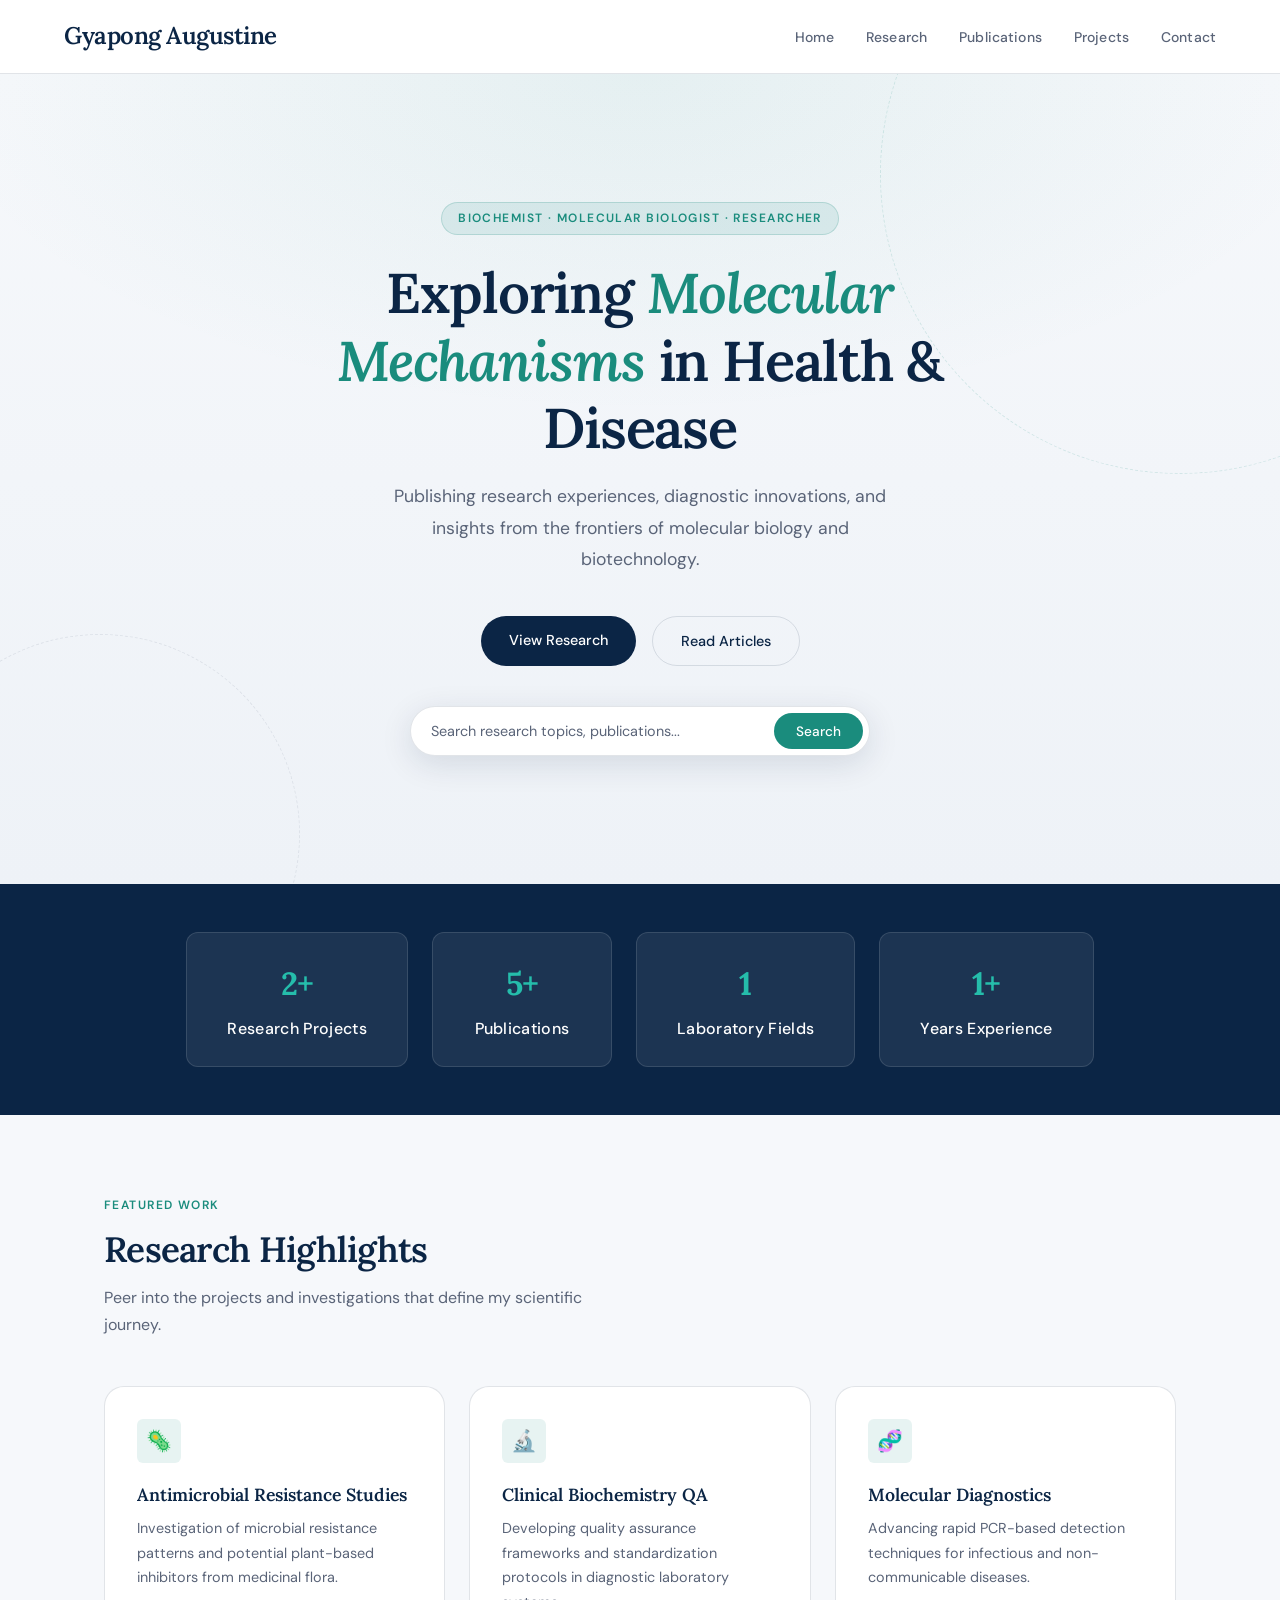
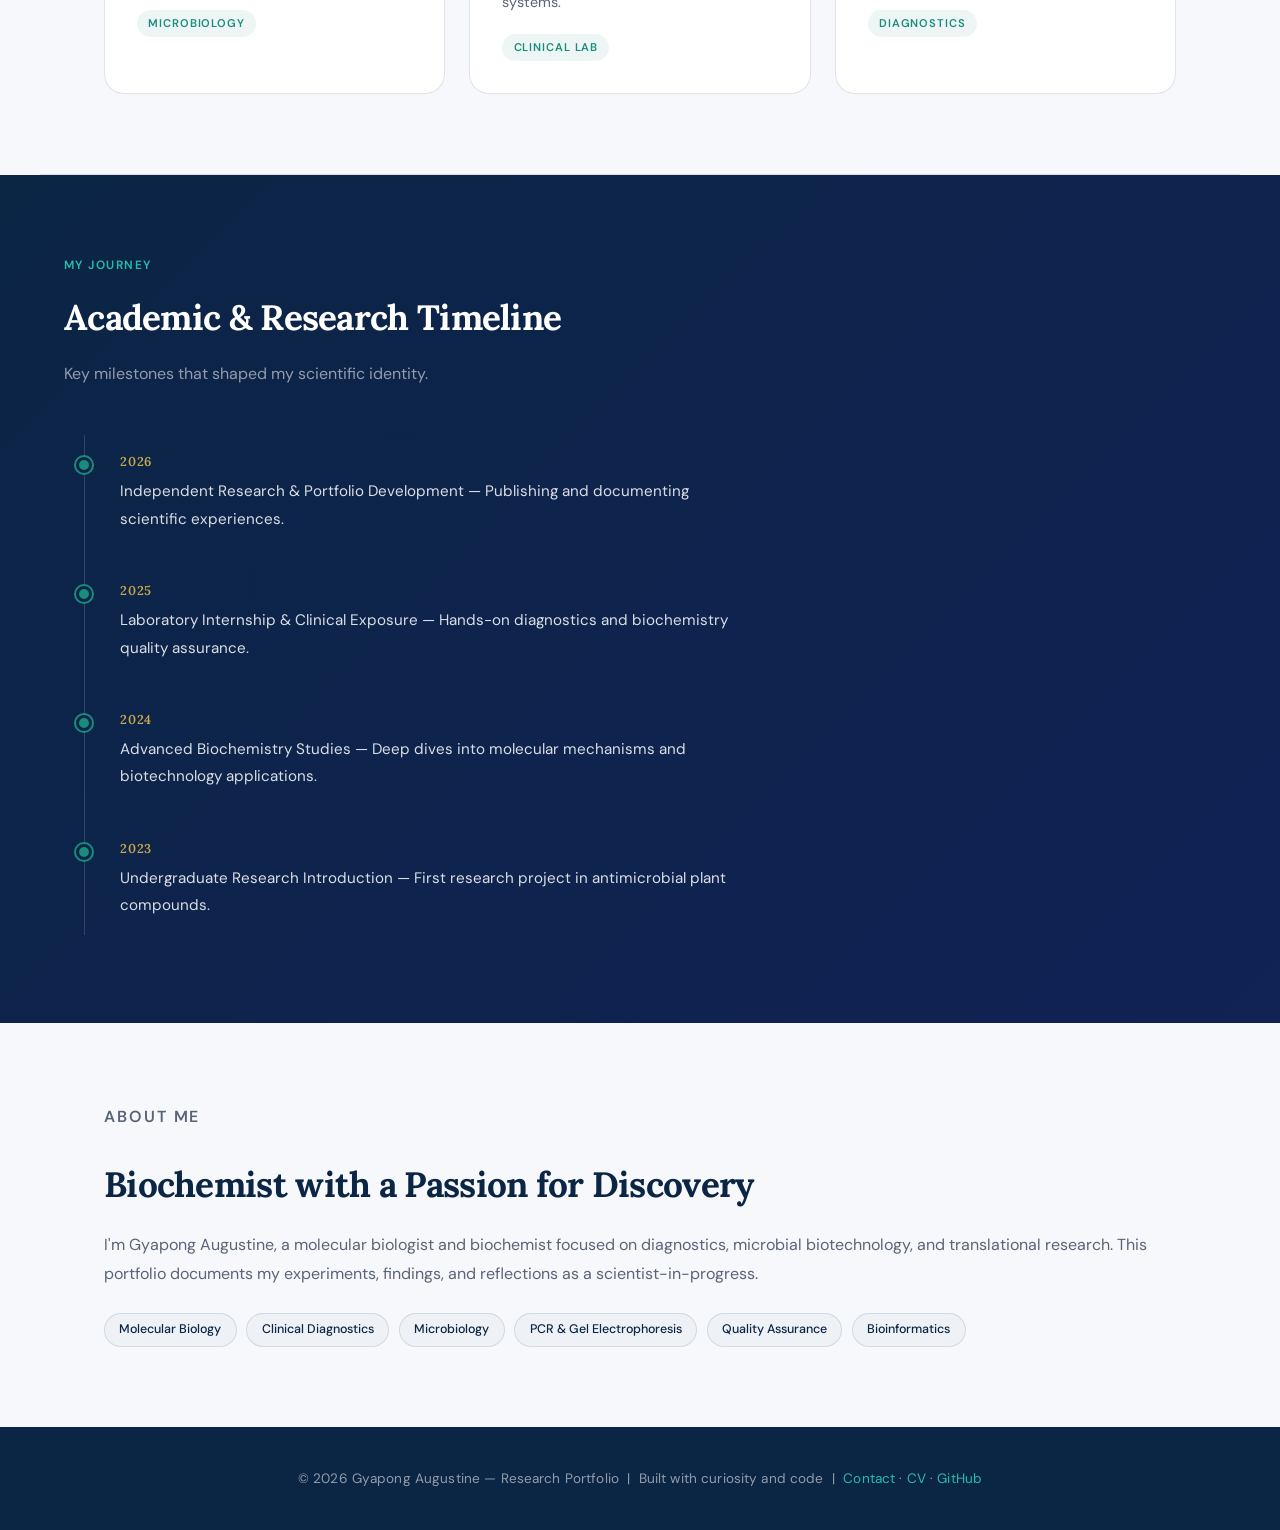
<file: index.html>
<!DOCTYPE html>
<html lang="en">
<head>
  <meta charset="UTF-8">
  <meta name="viewport" content="width=device-width, initial-scale=1.0">
  <title>Gyapong Augustine — Research Portfolio</title>

  <!-- Fonts (also imported in CSS, this ensures fast load) -->
  <link href="https://fonts.googleapis.com/css2?family=Lora:ital,wght@0,400;0,600;1,400&family=DM+Sans:wght@300;400;500;600&display=swap" rel="stylesheet">

  <link rel="stylesheet" href="style.css">
</head>

<body>

<!-- ===== Navigation ===== -->
<header class="navbar">
  <div class="logo">Gyapong Augustine</div>

  <nav class="menu">
    <ul>
      <li><a href="#">Home</a></li>
      <li><a href="#">Research</a></li>
      <li><a href="#">Publications</a></li>
      <li><a href="#">Projects</a></li>
      <li><a href="#">Contact</a></li>
    </ul>
  </nav>
</header>


<!-- ===== Hero Section ===== -->
<section class="hero">
  <div class="hero-tag">Biochemist · Molecular Biologist · Researcher</div>

  <h1 class="fade-up">Exploring <em>Molecular Mechanisms</em> in Health & Disease</h1>

  <p class="fade-up fade-up-delay-1">
    Publishing research experiences, diagnostic innovations, and insights
    from the frontiers of molecular biology and biotechnology.
  </p>

  <div class="hero-cta fade-up fade-up-delay-2">
    <a href="#" class="btn-primary">View Research</a>
    <a href="#" class="btn-outline">Read Articles</a>
  </div>

  <div class="search fade-up fade-up-delay-3">
    <input type="text" placeholder="Search research topics, publications...">
    <button>Search</button>
  </div>
</section>


<!-- ===== Stats Section ===== -->
<section class="stats">
  <div class="stat-box">
    <strong>5+</strong>
    Research Projects
  </div>
  <div class="stat-box">
    <strong>10+</strong>
    Publications
  </div>
  <div class="stat-box">
    <strong>3</strong>
    Laboratory Fields
  </div>
  <div class="stat-box">
    <strong>2+</strong>
    Years Experience
  </div>
</section>


<!-- ===== Research Section ===== -->
<div class="section research">
  <p class="section-label">Featured Work</p>
  <h2>Research Highlights</h2>
  <p class="section-desc">
    Peer into the projects and investigations that define my scientific journey.
  </p>

  <div class="grid">

    <div class="card">
      <div class="card-icon">🦠</div>
      <h3>Antimicrobial Resistance Studies</h3>
      <p>Investigation of microbial resistance patterns and potential plant-based inhibitors from medicinal flora.</p>
      <span class="card-tag">Microbiology</span>
    </div>

    <div class="card">
      <div class="card-icon">🔬</div>
      <h3>Clinical Biochemistry QA</h3>
      <p>Developing quality assurance frameworks and standardization protocols in diagnostic laboratory systems.</p>
      <span class="card-tag">Clinical Lab</span>
    </div>

    <div class="card">
      <div class="card-icon">🧬</div>
      <h3>Molecular Diagnostics</h3>
      <p>Advancing rapid PCR-based detection techniques for infectious and non-communicable diseases.</p>
      <span class="card-tag">Diagnostics</span>
    </div>

  </div>
</div>

<div class="divider"></div>


<!-- ===== Timeline Section ===== -->
<section class="timeline-section">
  <div style="max-width: 1200px; margin: 0 auto;">
    <p class="section-label">My Journey</p>
    <h2 style="color: #fff; font-family: var(--font-display); font-size: clamp(1.5rem, 3vw, 2.2rem); margin-bottom: 0.75rem; letter-spacing: -0.02em;">Academic & Research Timeline</h2>
    <p class="section-desc" style="color: rgba(255,255,255,0.55); margin-bottom: 2.5rem;">Key milestones that shaped my scientific identity.</p>

    <div class="timeline">
      <ul>
        <li>
          <strong>2026</strong>
          <span>Independent Research & Portfolio Development — Publishing and documenting scientific experiences.</span>
        </li>
        <li>
          <strong>2025</strong>
          <span>Laboratory Internship & Clinical Exposure — Hands-on diagnostics and biochemistry quality assurance.</span>
        </li>
        <li>
          <strong>2024</strong>
          <span>Advanced Biochemistry Studies — Deep dives into molecular mechanisms and biotechnology applications.</span>
        </li>
        <li>
          <strong>2023</strong>
          <span>Undergraduate Research Introduction — First research project in antimicrobial plant compounds.</span>
        </li>
      </ul>
    </div>
  </div>
</section>


<!-- ===== About Strip ===== -->
<div class="about-strip">
  <div class="about-text">
    <p class="section-label">About Me</p>
    <h2>Biochemist with a Passion for Discovery</h2>
    <p>
      I'm Gyapong Augustine, a molecular biologist and biochemist focused on diagnostics, microbial biotechnology,
      and translational research. This portfolio documents my experiments, findings, and reflections
      as a scientist-in-progress.
    </p>

    <div class="tag-list">
      <span class="tag">Molecular Biology</span>
      <span class="tag">Clinical Diagnostics</span>
      <span class="tag">Microbiology</span>
      <span class="tag">PCR & Gel Electrophoresis</span>
      <span class="tag">Quality Assurance</span>
      <span class="tag">Bioinformatics</span>
    </div>
  </div>
</div>


<!-- ===== Footer ===== -->
<footer>
  <p>
    © 2026 Gyapong Augustine — Research Portfolio &nbsp;|&nbsp;
    Built with curiosity and code &nbsp;|&nbsp;
    <a href="#">Contact</a> · <a href="#">CV</a> · <a href="#">GitHub</a>
  </p>
</footer>


<script src="main.js" defer></script>
</body>
</html>
</file>
<file: style.css>
/* =============================================
   TENZIN — Research Portfolio CSS
   Biochemist & Molecular Biologist
   ============================================= */

/* --- Google Fonts Import --- */
@import url('https://fonts.googleapis.com/css2?family=Lora:ital,wght@0,400;0,600;1,400&family=DM+Sans:wght@300;400;500;600&display=swap');

/* --- CSS Variables --- */
:root {
  --primary:      #0B2545;
  --accent:       #1A8C7D;
  --accent-light: #25BDAB;
  --gold:         #C9A84C;
  --bg:           #F6F8FB;
  --surface:      #FFFFFF;
  --surface-alt:  #EEF2F7;
  --text:         #1A1F2E;
  --text-muted:   #5A6478;
  --border:       rgba(11, 37, 69, 0.12);
  --shadow-sm:    0 2px 8px rgba(11, 37, 69, 0.08);
  --shadow-md:    0 8px 32px rgba(11, 37, 69, 0.12);
  --radius-sm:    6px;
  --radius-md:    12px;
  --radius-lg:    20px;
  --font-display: 'Lora', Georgia, serif;
  --font-body:    'DM Sans', sans-serif;
}

/* --- Reset & Base --- */
*, *::before, *::after {
  margin: 0;
  padding: 0;
  box-sizing: border-box;
}

html {
  scroll-behavior: smooth;
}

body {
  font-family: var(--font-body);
  background-color: var(--bg);
  color: var(--text);
  font-size: 16px;
  line-height: 1.7;
  -webkit-font-smoothing: antialiased;
}

img {
  max-width: 100%;
  display: block;
}

a {
  color: var(--accent);
  text-decoration: none;
  transition: color 0.2s;
}

a:hover {
  color: var(--accent-light);
}

/* --- Navigation --- */
.navbar {
  position: sticky;
  top: 0;
  z-index: 100;
  display: flex;
  align-items: center;
  justify-content: space-between;
  padding: 1rem 5%;
  background: rgba(255, 255, 255, 0.92);
  backdrop-filter: blur(12px);
  -webkit-backdrop-filter: blur(12px);
  border-bottom: 1px solid var(--border);
}

.logo {
  font-family: var(--font-display);
  font-size: 1.5rem;
  font-weight: 600;
  color: var(--primary);
  letter-spacing: -0.02em;
}

.logo span {
  color: var(--accent);
}

.menu ul {
  list-style: none;
  display: flex;
  gap: 2rem;
}

.menu ul li a {
  font-size: 0.875rem;
  font-weight: 500;
  color: var(--text-muted);
  letter-spacing: 0.01em;
  transition: color 0.2s;
  position: relative;
  padding-bottom: 2px;
}

.menu ul li a::after {
  content: '';
  position: absolute;
  left: 0;
  bottom: 0;
  width: 0;
  height: 2px;
  background: var(--accent);
  border-radius: 2px;
  transition: width 0.25s ease;
}

.menu ul li a:hover {
  color: var(--primary);
}

.menu ul li a:hover::after {
  width: 100%;
}

/* --- Hero Section --- */
.hero {
  min-height: 90vh;
  display: flex;
  flex-direction: column;
  align-items: center;
  justify-content: center;
  text-align: center;
  padding: 4rem 5%;
  background:
    radial-gradient(ellipse 80% 60% at 50% 0%, rgba(26, 140, 125, 0.08) 0%, transparent 70%),
    linear-gradient(180deg, #F6F8FB 0%, #EEF2F7 100%);
  position: relative;
  overflow: hidden;
}

/* Decorative molecular dots */
.hero::before {
  content: '';
  position: absolute;
  width: 600px;
  height: 600px;
  border-radius: 50%;
  border: 1px dashed rgba(26, 140, 125, 0.15);
  top: -200px;
  right: -200px;
  pointer-events: none;
}

.hero::after {
  content: '';
  position: absolute;
  width: 400px;
  height: 400px;
  border-radius: 50%;
  border: 1px dashed rgba(11, 37, 69, 0.08);
  bottom: -150px;
  left: -100px;
  pointer-events: none;
}

.hero-tag {
  display: inline-block;
  font-size: 0.75rem;
  font-weight: 600;
  letter-spacing: 0.12em;
  text-transform: uppercase;
  color: var(--accent);
  background: rgba(26, 140, 125, 0.1);
  padding: 0.35rem 1rem;
  border-radius: 100px;
  margin-bottom: 1.5rem;
  border: 1px solid rgba(26, 140, 125, 0.2);
}

.hero h1 {
  font-family: var(--font-display);
  font-size: clamp(2rem, 5vw, 3.5rem);
  font-weight: 600;
  color: var(--primary);
  line-height: 1.2;
  max-width: 700px;
  margin-bottom: 1.25rem;
  letter-spacing: -0.02em;
}

.hero h1 em {
  color: var(--accent);
  font-style: italic;
}

.hero p {
  font-size: 1.1rem;
  color: var(--text-muted);
  max-width: 520px;
  margin-bottom: 2.5rem;
  line-height: 1.8;
}

/* Search bar */
.search {
  display: flex;
  align-items: center;
  background: var(--surface);
  border: 1px solid var(--border);
  border-radius: 100px;
  padding: 0.35rem 0.35rem 0.35rem 1.25rem;
  box-shadow: var(--shadow-md);
  width: 100%;
  max-width: 460px;
  transition: box-shadow 0.2s, border-color 0.2s;
}

.search:focus-within {
  border-color: var(--accent);
  box-shadow: 0 0 0 4px rgba(26, 140, 125, 0.12);
}

.search input {
  border: none;
  outline: none;
  font-family: var(--font-body);
  font-size: 0.9rem;
  color: var(--text);
  background: transparent;
  flex: 1;
}

.search input::placeholder {
  color: var(--text-muted);
}

.search button {
  background: var(--accent);
  color: #fff;
  border: none;
  font-family: var(--font-body);
  font-size: 0.85rem;
  font-weight: 500;
  padding: 0.6rem 1.4rem;
  border-radius: 100px;
  cursor: pointer;
  transition: background 0.2s, transform 0.15s;
  white-space: nowrap;
}

.search button:hover {
  background: var(--accent-light);
  transform: scale(1.02);
}

.hero-cta {
  display: flex;
  gap: 1rem;
  margin-bottom: 2.5rem;
  flex-wrap: wrap;
  justify-content: center;
}

.btn-primary {
  background: var(--primary);
  color: #fff;
  padding: 0.75rem 1.75rem;
  border-radius: 100px;
  font-weight: 500;
  font-size: 0.9rem;
  transition: background 0.2s, transform 0.15s;
  display: inline-block;
}

.btn-primary:hover {
  background: var(--accent);
  color: #fff;
  transform: translateY(-2px);
}

.btn-outline {
  background: transparent;
  color: var(--primary);
  padding: 0.75rem 1.75rem;
  border-radius: 100px;
  font-weight: 500;
  font-size: 0.9rem;
  border: 1.5px solid var(--border);
  transition: border-color 0.2s, color 0.2s, transform 0.15s;
  display: inline-block;
}

.btn-outline:hover {
  border-color: var(--accent);
  color: var(--accent);
  transform: translateY(-2px);
}

/* --- Stats Section --- */
.stats {
  display: flex;
  justify-content: center;
  flex-wrap: wrap;
  gap: 1.5rem;
  padding: 3rem 5%;
  background: var(--primary);
}

.stat-box {
  background: rgba(255, 255, 255, 0.07);
  border: 1px solid rgba(255, 255, 255, 0.12);
  color: #fff;
  padding: 1.5rem 2.5rem;
  border-radius: var(--radius-md);
  text-align: center;
  font-size: 1rem;
  font-weight: 500;
  letter-spacing: 0.02em;
  transition: background 0.2s, transform 0.2s;
  min-width: 180px;
}

.stat-box:hover {
  background: rgba(255, 255, 255, 0.12);
  transform: translateY(-3px);
}

.stat-box strong {
  display: block;
  font-family: var(--font-display);
  font-size: 2rem;
  color: var(--accent-light);
  margin-bottom: 0.25rem;
  letter-spacing: -0.02em;
}

/* --- Section Wrapper --- */
.section {
  padding: 5rem 5%;
  max-width: 1200px;
  margin: 0 auto;
}

.section-label {
  font-size: 0.75rem;
  font-weight: 600;
  letter-spacing: 0.12em;
  text-transform: uppercase;
  color: var(--accent);
  margin-bottom: 0.75rem;
}

.section h2 {
  font-family: var(--font-display);
  font-size: clamp(1.5rem, 3vw, 2.2rem);
  font-weight: 600;
  color: var(--primary);
  margin-bottom: 0.75rem;
  letter-spacing: -0.02em;
  line-height: 1.25;
}

.section-desc {
  color: var(--text-muted);
  max-width: 520px;
  margin-bottom: 3rem;
  font-size: 1rem;
}

/* --- Research Section --- */
.research {
  background: var(--bg);
}

.grid {
  display: grid;
  grid-template-columns: repeat(auto-fit, minmax(280px, 1fr));
  gap: 1.5rem;
}

.card {
  background: var(--surface);
  border: 1px solid var(--border);
  border-radius: var(--radius-lg);
  padding: 2rem;
  transition: transform 0.25s, box-shadow 0.25s, border-color 0.25s;
  position: relative;
  overflow: hidden;
}

.card::before {
  content: '';
  position: absolute;
  top: 0;
  left: 0;
  right: 0;
  height: 3px;
  background: linear-gradient(90deg, var(--accent), var(--accent-light));
  opacity: 0;
  transition: opacity 0.25s;
}

.card:hover {
  transform: translateY(-6px);
  box-shadow: var(--shadow-md);
  border-color: rgba(26, 140, 125, 0.25);
}

.card:hover::before {
  opacity: 1;
}

.card-icon {
  width: 44px;
  height: 44px;
  background: rgba(26, 140, 125, 0.1);
  border-radius: var(--radius-sm);
  display: flex;
  align-items: center;
  justify-content: center;
  font-size: 1.3rem;
  margin-bottom: 1.25rem;
}

.card h3 {
  font-family: var(--font-display);
  font-size: 1.1rem;
  font-weight: 600;
  color: var(--primary);
  margin-bottom: 0.6rem;
  line-height: 1.35;
}

.card p {
  font-size: 0.9rem;
  color: var(--text-muted);
  line-height: 1.7;
}

.card-tag {
  display: inline-block;
  font-size: 0.7rem;
  font-weight: 600;
  letter-spacing: 0.08em;
  text-transform: uppercase;
  color: var(--accent);
  background: rgba(26, 140, 125, 0.08);
  padding: 0.25rem 0.7rem;
  border-radius: 100px;
  margin-top: 1.25rem;
}

/* --- Timeline Section --- */
.timeline-section {
  background: linear-gradient(135deg, var(--primary) 0%, #112255 100%);
  padding: 5rem 5%;
}

.timeline-section .section-label {
  color: var(--accent-light);
}

.timeline-section h2 {
  color: #fff;
}

.timeline-section .section-desc {
  color: rgba(255, 255, 255, 0.6);
}

.timeline {
  position: relative;
  max-width: 700px;
}

.timeline::before {
  content: '';
  position: absolute;
  left: 20px;
  top: 8px;
  bottom: 8px;
  width: 1px;
  background: rgba(255, 255, 255, 0.15);
}

.timeline ul {
  list-style: none;
  display: flex;
  flex-direction: column;
  gap: 0;
}

.timeline ul li {
  position: relative;
  padding: 1.5rem 1.5rem 1.5rem 3.5rem;
  border-radius: var(--radius-md);
  transition: background 0.2s;
}

.timeline ul li:hover {
  background: rgba(255, 255, 255, 0.05);
}

.timeline ul li::before {
  content: '';
  position: absolute;
  left: 12px;
  top: 1.9rem;
  width: 16px;
  height: 16px;
  border-radius: 50%;
  background: var(--accent);
  border: 3px solid var(--primary);
  box-shadow: 0 0 0 2px var(--accent);
  transition: background 0.2s;
}

.timeline ul li:hover::before {
  background: var(--accent-light);
}

.timeline ul li strong {
  display: block;
  font-family: var(--font-display);
  font-size: 0.8rem;
  font-weight: 600;
  letter-spacing: 0.06em;
  color: var(--gold);
  margin-bottom: 0.3rem;
}

.timeline ul li span {
  font-size: 0.95rem;
  color: rgba(255, 255, 255, 0.85);
  line-height: 1.6;
}

/* --- About Strip (optional section) --- */
.about-strip {
  display: flex;
  align-items: center;
  gap: 3rem;
  flex-wrap: wrap;
  padding: 5rem 5%;
  max-width: 1200px;
  margin: 0 auto;
}

.about-text {
  flex: 1;
  min-width: 280px;
}

.about-text h2 {
  font-family: var(--font-display);
  font-size: clamp(1.5rem, 3vw, 2.2rem);
  color: var(--primary);
  margin-bottom: 1rem;
  letter-spacing: -0.02em;
}

.about-text p {
  color: var(--text-muted);
  font-size: 1rem;
  line-height: 1.8;
  margin-bottom: 1.5rem;
}

.tag-list {
  display: flex;
  flex-wrap: wrap;
  gap: 0.6rem;
}

.tag {
  font-size: 0.78rem;
  font-weight: 500;
  color: var(--primary);
  background: var(--surface-alt);
  border: 1px solid var(--border);
  padding: 0.35rem 0.9rem;
  border-radius: 100px;
}

/* --- Footer --- */
footer {
  background: var(--primary);
  color: rgba(255, 255, 255, 0.55);
  text-align: center;
  padding: 2.5rem 5%;
  font-size: 0.85rem;
  letter-spacing: 0.01em;
}

footer a {
  color: var(--accent-light);
}

footer a:hover {
  color: #fff;
}

/* --- Divider Utility --- */
.divider {
  height: 1px;
  background: var(--border);
  max-width: 1200px;
  margin: 0 auto;
}

/* --- Scroll Animation --- */
@keyframes fadeUp {
  from {
    opacity: 0;
    transform: translateY(24px);
  }
  to {
    opacity: 1;
    transform: translateY(0);
  }
}

.fade-up {
  animation: fadeUp 0.65s ease forwards;
}

.fade-up-delay-1 { animation-delay: 0.1s; opacity: 0; }
.fade-up-delay-2 { animation-delay: 0.2s; opacity: 0; }
.fade-up-delay-3 { animation-delay: 0.3s; opacity: 0; }

/* --- Responsive --- */
@media (max-width: 768px) {
  .navbar {
    padding: 0.85rem 4%;
  }

  .menu ul {
    gap: 1.25rem;
  }

  .hero {
    padding: 3rem 4%;
    min-height: auto;
  }

  .hero h1 {
    font-size: 1.9rem;
  }

  .stats {
    gap: 1rem;
    padding: 2.5rem 4%;
  }

  .stat-box {
    min-width: 140px;
    padding: 1.25rem 1.5rem;
  }

  .section,
  .about-strip {
    padding: 3.5rem 4%;
  }

  .grid {
    grid-template-columns: 1fr;
  }

  .timeline-section {
    padding: 3.5rem 4%;
  }

  .hero-cta {
    flex-direction: column;
    align-items: center;
  }
}

@media (max-width: 480px) {
  .menu ul {
    gap: 0.9rem;
  }

  .menu ul li a {
    font-size: 0.8rem;
  }

  .logo {
    font-size: 1.25rem;
  }
}
</file>
